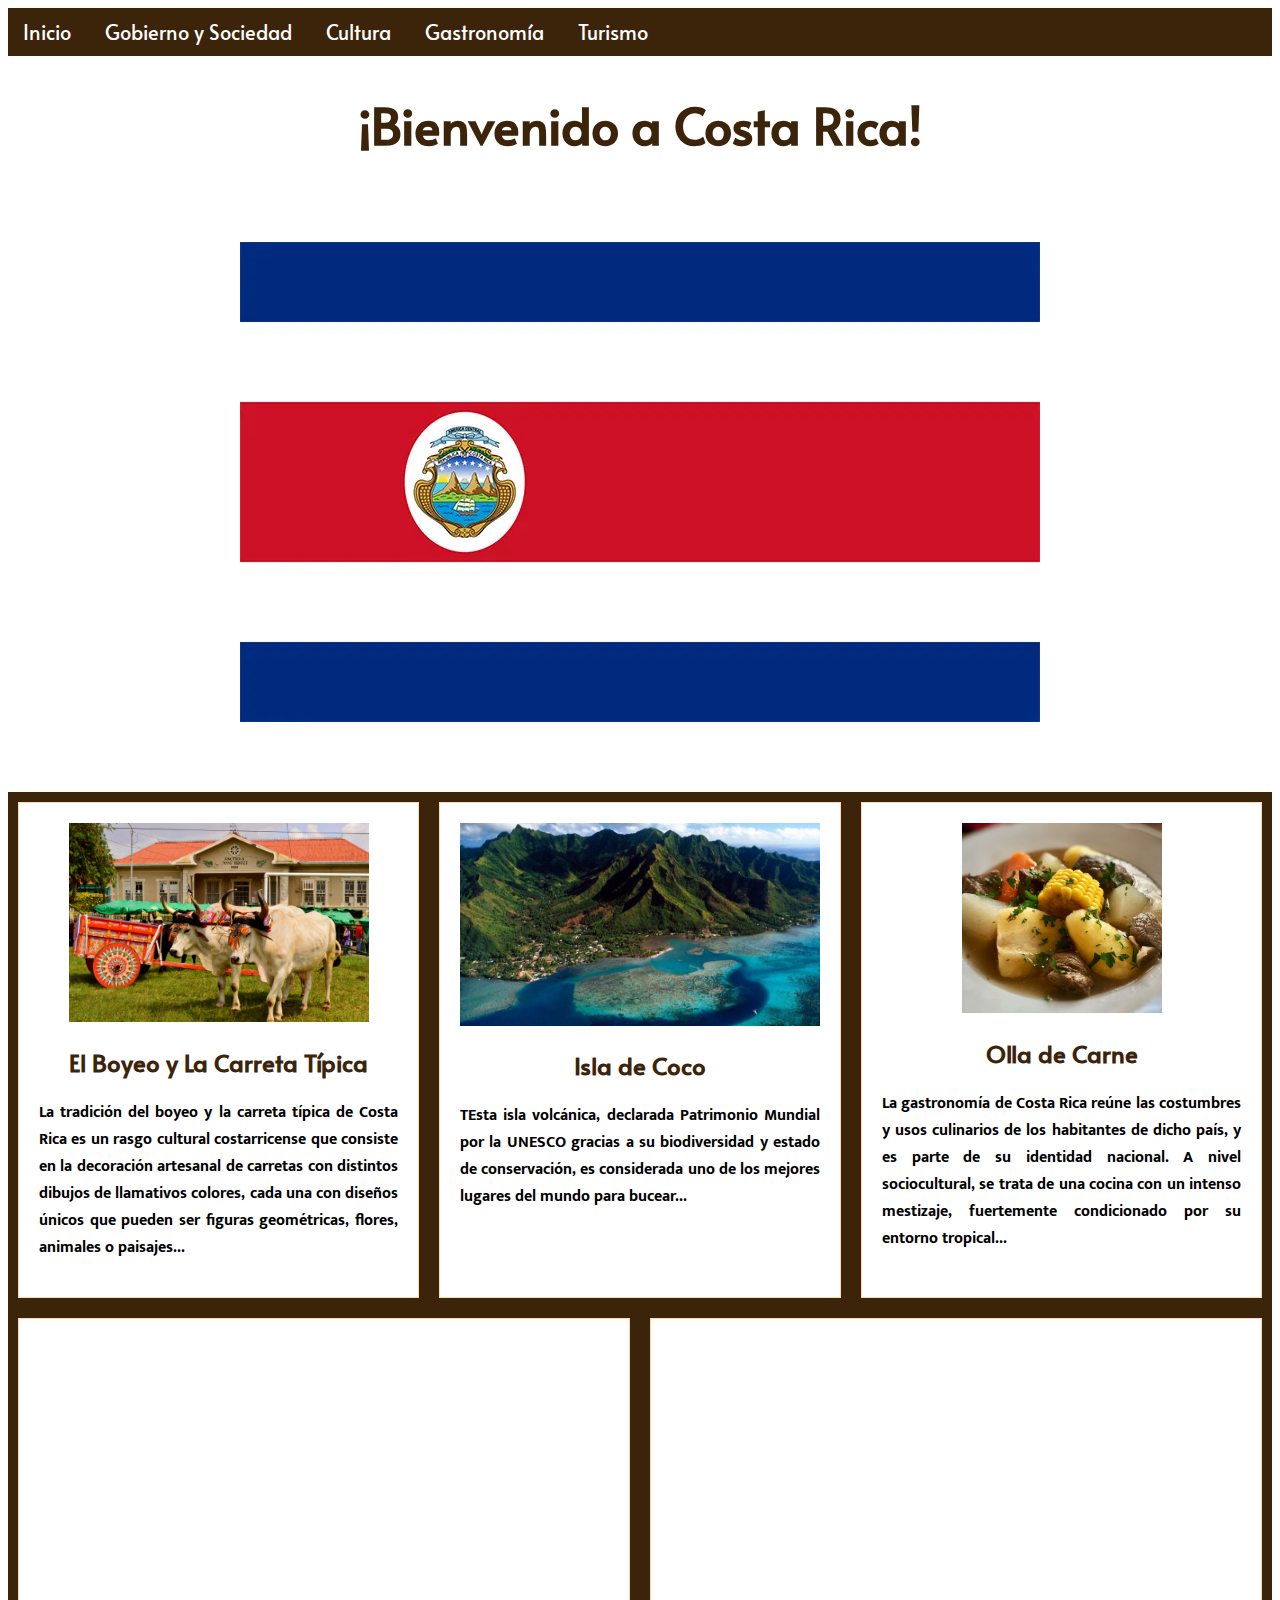
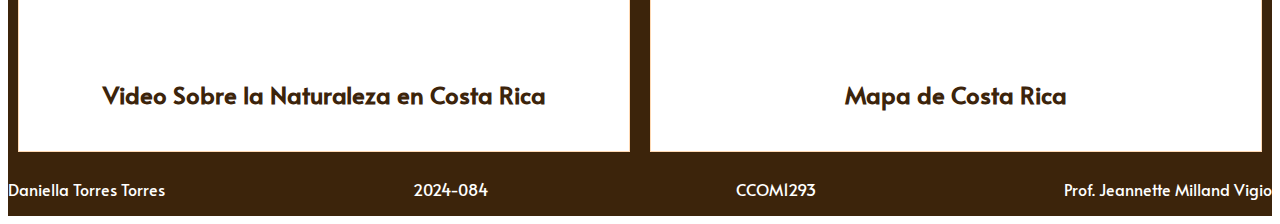
<file: index.html>
<!DOCTYPE html>
<html lang="en">

<head>
    <meta charset="UTF-8">
    <meta name="viewport" content="width=device-width, initial-scale=1.0">
    <title>Costa Rica</title>
    <link rel="stylesheet" href="style.css">
    <link rel="preconnect" href="https://fonts.googleapis.com">
    <link rel="preconnect" href="https://fonts.gstatic.com" crossorigin>
    <link href="https://fonts.googleapis.com/css2?family=Alata&family=Mukta&display=swap " rel="stylesheet">
    <link href="https://fonts.googleapis.com/css2?family=Afacad&display=swap" rel="stylesheet">
</head>

<body>
    <div id="topbar">
        <a href="index.html">Inicio</a>
        <a href="gobierno.html">Gobierno y Sociedad</a>
        <a href="cultura.html">Cultura</a>
        <a href="gastronomia.html">Gastronomía</a>
        <a href="turismo.html">Turismo</a>
    </div>
</body>
<h1>¡Bienvenido a Costa Rica!</h1>

</html>
<div class="hero">
    <img class="imagen-principal" src="Flag-Costa-Rica.png" alt="Foto principal">
</div>

<div class="articulos">
    <div class="articulo">
        <img style="width: 300px;" class="imagen-articulo" src="desfile de boyeros.jpg" alt="Boyeo y Carreta Típica">
        <h2>El Boyeo y La Carreta Típica</h2>
        <div class="texto-articulo">
            <h3>La tradición del boyeo y la carreta típica de Costa Rica es un rasgo cultural costarricense que consiste
                en la decoración artesanal de carretas con distintos dibujos de llamativos colores, cada una con diseños
                únicos que pueden ser figuras geométricas, flores, animales o paisajes...</h3>
        </div>
    </div>
    <div class="articulo">
        <img style="width: 360px;" class="imagen-articulo" src="isla de coco2.jpg" alt="Isla de Coco">
        <h2>Isla de Coco</h2>
        <div class="texto-articulo">
            <h3>TEsta isla volcánica, declarada Patrimonio Mundial por la UNESCO gracias a su biodiversidad y estado de
                conservación, es considerada uno de los mejores lugares del mundo para bucear...</h3>
        </div>
    </div>
    <div class="articulos">
    </div>
    <div class="articulo">
        <img style="width: 200px;" class="imagen-articulo" src="olla de carne.png" alt="Olla de Carne">
        <h2>Olla de Carne</h2>
        <div class="texto-articulo">
            <h3>La gastronomía de Costa Rica reúne las costumbres y usos culinarios de los habitantes de dicho país, y es parte
                de su identidad nacional. A nivel sociocultural, se trata de una cocina con un intenso mestizaje, fuertemente condicionado por su entorno
                tropical...</h3>

        </div>
    </div>
</div>
<div class="articulos">
    <div class="articulo">
        <iframe width="570" height="315" src="https://www.youtube.com/embed/LXb3EKWsInQ?si=xCZe5oWAc3eu6Xm3"
            title="YouTube video player" frameborder="0"
            allow="accelerometer; autoplay; clipboard-write; encrypted-media; gyroscope; picture-in-picture; web-share"
            allowfullscreen></iframe>
        <h2>Video Sobre la Naturaleza en Costa Rica</h2>
    </div>
    <div class="articulo">
        <iframe
            src="https://www.google.com/maps/embed?pb=!1m18!1m12!1m3!1d4042217.153489415!2d-87.45000726207837!3d8.354578649777627!2m3!1f0!2f0!3f0!3m2!1i1024!2i768!4f13.1!3m3!1m2!1s0x8f92e56221acc925%3A0x6254f72535819a2b!2sCosta%20Rica!5e0!3m2!1sen!2spr!4v1699970628391!5m2!1sen!2spr"
            width="570" height="315" style="border:0;" allowfullscreen="" loading="lazy"
            referrerpolicy="no-referrer-when-downgrade"></iframe>
        <h2>Mapa de Costa Rica</h2>
    </div>
</div>

<div class="articulos">
    <div class="texto-footer">
        <p>Daniella Torres Torres</p>
    </div>
    <div class="texto-footer">
        <p>2024-084</p>
    </div>    
    <div class="texto-footer">
        <p>CCOM1293</p>
    </div>
    <div class="texto-footer">
        <p>Prof. Jeannette Milland Vigio</p>
    </div>
</div>
</body>

</html>
</file>
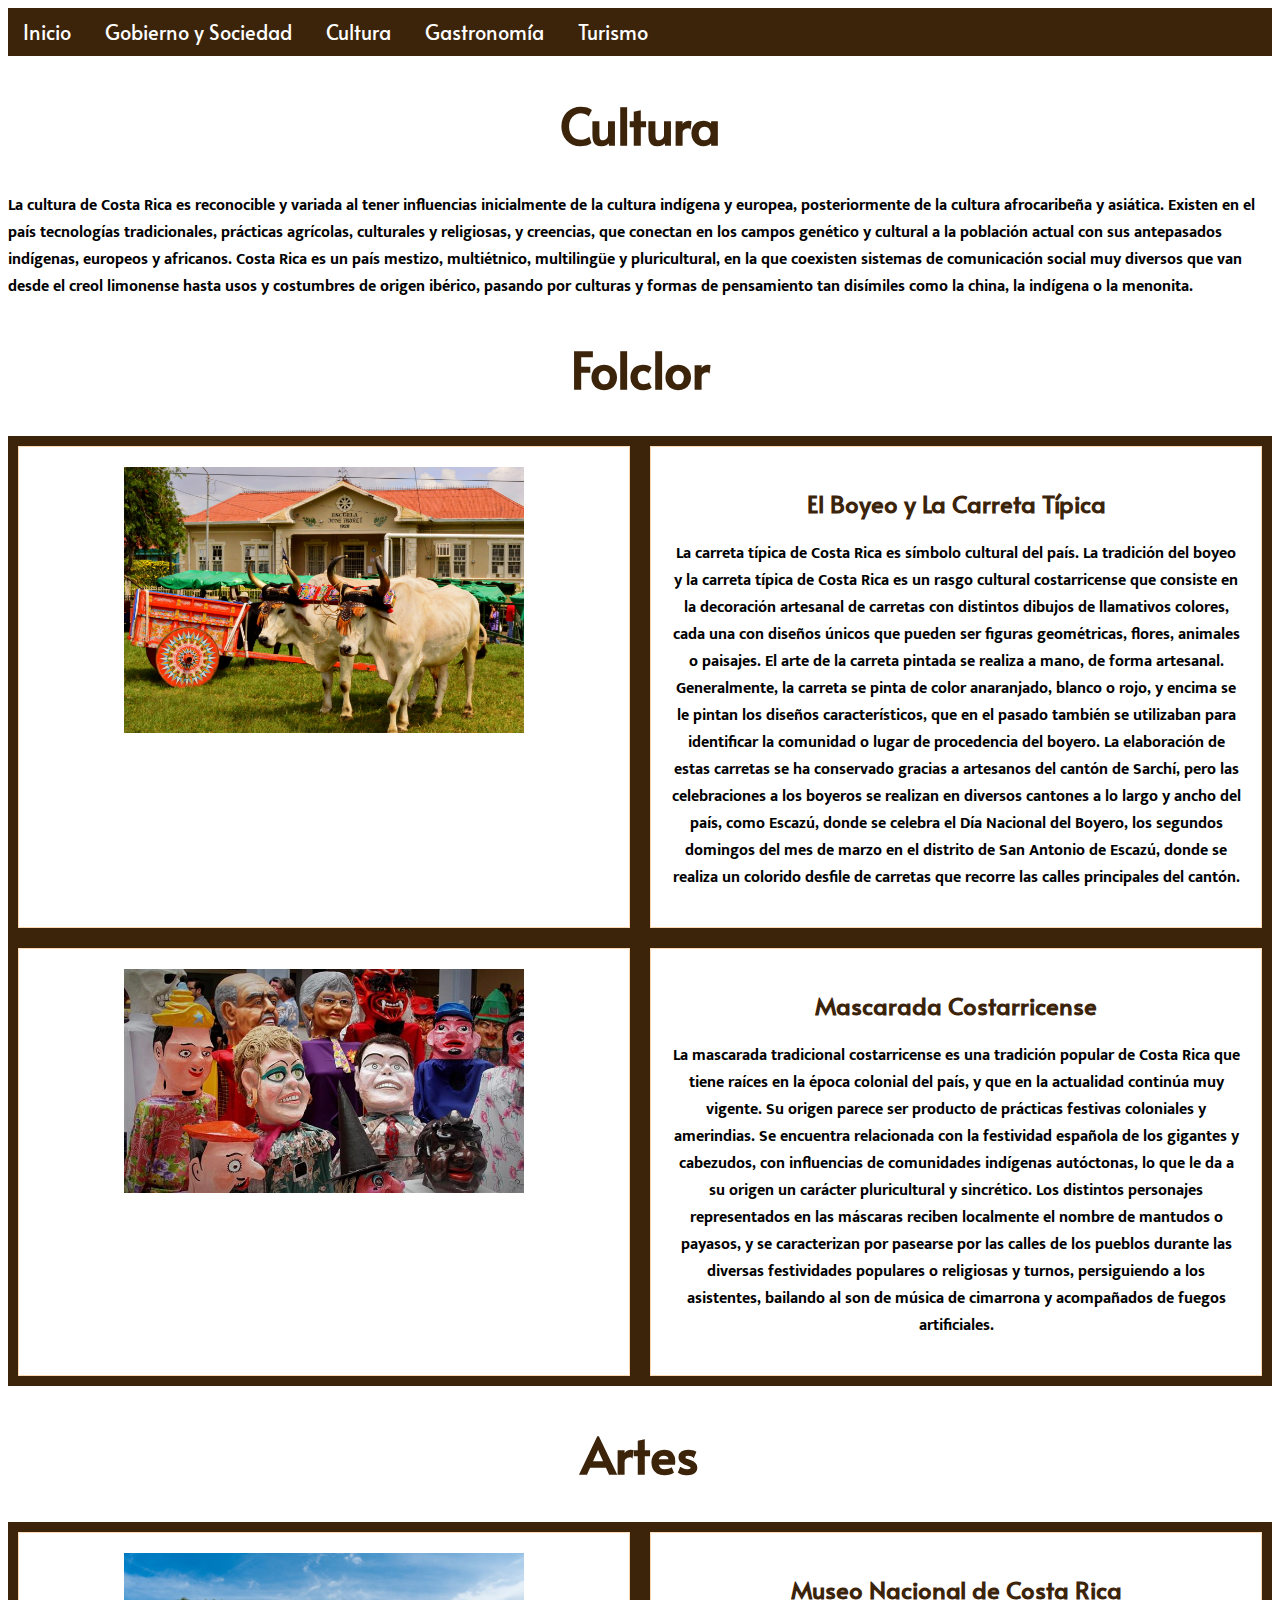
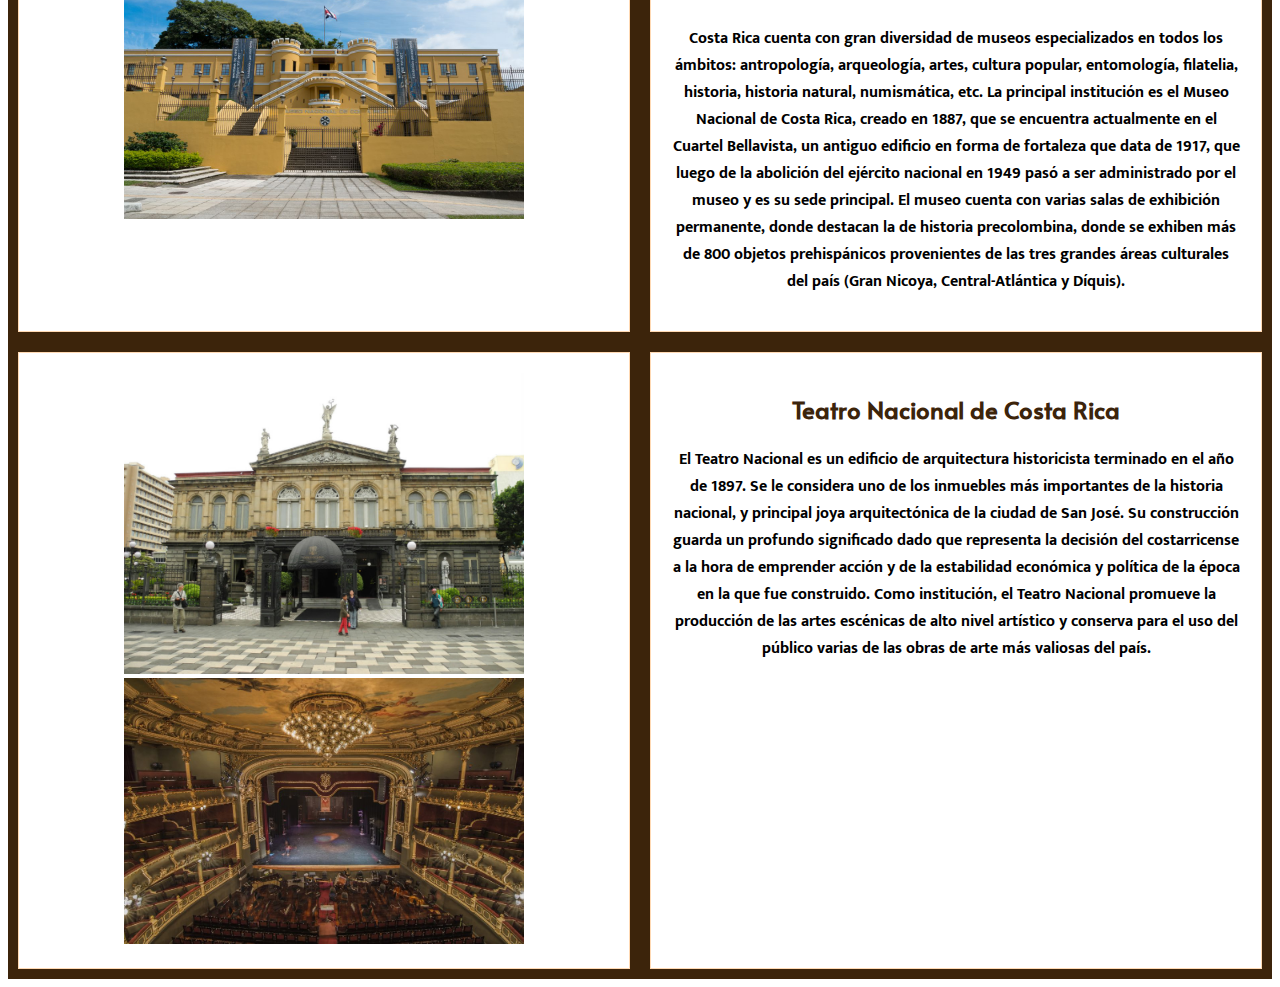
<file: cultura.html>
<!DOCTYPE html>
<html lang="en">

<head>
    <meta charset="UTF-8">
    <meta name="viewport" content="width=device-width, initial-scale=1.0">
    <title>Cultura</title>
    <link rel="stylesheet" href="style.css">
    <link rel="preconnect" href="https://fonts.googleapis.com">
    <link rel="preconnect" href="https://fonts.googleapis.com">
    <link rel="preconnect" href="https://fonts.gstatic.com" crossorigin>
    <link href="https://fonts.googleapis.com/css2?family=Alata&family=Mukta&display=swap" rel="stylesheet">
</head>

<body>
    <div id="topbar">
        <a href="index.html">Inicio</a>
        <a href="gobierno.html">Gobierno y Sociedad</a>
        <a href="cultura.html">Cultura</a>
        <a href="gastronomia.html">Gastronomía</a>
        <a href="turismo.html">Turismo</a>
    </div>

    <h1>Cultura</h1>
    <h3>La cultura de Costa Rica es reconocible y variada al tener influencias inicialmente de la cultura indígena y
        europea,
        posteriormente de la cultura afrocaribeña y asiática. Existen en el país tecnologías tradicionales, prácticas
        agrícolas, culturales y religiosas, y creencias, que conectan en los campos genético y cultural a la población
        actual con sus antepasados indígenas, europeos y africanos. Costa Rica es un país mestizo, multiétnico,
        multilingüe y pluricultural, en la que coexisten sistemas de comunicación social muy diversos que van desde el
        creol limonense hasta usos y costumbres de origen ibérico, pasando por culturas y formas de pensamiento tan
        disímiles como la china, la indígena o la menonita.</h3>
    
        <h1>Folclor</h1>

    <div class="articulos">
        <div class="articulo">
            <img style="width: 400px;" class="boyeo y carreta" src="desfile de boyeros.jpg" alt="Desfile de Boyeros">
        </div>
        <div class="articulo">
            <h2>El Boyeo y La Carreta Típica</h2>
            <h3>La carreta típica de Costa Rica es símbolo cultural del país. La tradición del boyeo y la carreta típica
                de Costa Rica es un rasgo cultural costarricense que consiste en la decoración artesanal de carretas con
                distintos dibujos de llamativos colores, cada una con diseños únicos que pueden ser figuras geométricas, flores,
                animales o paisajes. El arte de la carreta pintada se realiza a mano, de forma artesanal. Generalmente, la
                carreta se pinta de color anaranjado, blanco o rojo, y encima se le pintan los diseños característicos, que en el
                pasado también se utilizaban para identificar la comunidad o lugar de procedencia del boyero. La elaboración de estas
                carretas se ha conservado gracias a artesanos del cantón de Sarchí, pero las celebraciones a los boyeros se realizan
                en diversos cantones a lo largo y ancho del país, como Escazú, donde se celebra el Día Nacional del Boyero,
                los segundos domingos del mes de marzo en el distrito de San Antonio de Escazú, donde se realiza un colorido
                desfile de carretas que recorre las calles principales del cantón.</h3>
        </div>
    </div>
    <div class="articulos">
        <div class="articulo">
            <img style="width: 400px;" class="macarada" src="mascarada.jpg" alt="Mascarada">
        </div>
        <div class="articulo">
            <h2>Mascarada Costarricense</h2>
            <h3>La mascarada tradicional costarricense es una tradición popular de Costa Rica que tiene raíces en la época
                colonial del país, y que en la actualidad continúa muy vigente. Su origen parece ser producto de prácticas
                festivas coloniales y amerindias. Se encuentra relacionada con la festividad española de los gigantes y
                cabezudos, con influencias de comunidades indígenas autóctonas, lo que le da a su origen un carácter
                pluricultural y sincrético. Los distintos personajes representados en las máscaras reciben localmente el nombre
                de mantudos o payasos, y se caracterizan por pasearse por las calles de los pueblos durante las diversas
                festividades populares o religiosas y turnos, persiguiendo a los asistentes, bailando al son de música de
                cimarrona y acompañados de fuegos artificiales.</h3>
        </div>
    </div>

    <h1>Artes</h1>



    <div class="articulos">
        <div class="articulo">
            <img style="width: 400px;" class="museo" src="museo nacional.jpg" alt="Museo Nacional">
        </div>
        <div class="articulo">
            <h2>Museo Nacional de Costa Rica</h2>
            <h3>Costa Rica cuenta con gran diversidad de museos especializados en todos los ámbitos: antropología, arqueología,
                artes, cultura popular, entomología, filatelia, historia, historia natural, numismática, etc. La principal
                institución es el Museo Nacional de Costa Rica, creado en 1887, que se encuentra actualmente en el Cuartel
                Bellavista, un antiguo edificio en forma de fortaleza que data de 1917, que luego de la abolición del ejército
                nacional en 1949 pasó a ser administrado por el museo y es su sede principal. El museo cuenta con varias salas
                de exhibición permanente, donde destacan la de historia precolombina, donde se exhiben más de 800 objetos
                prehispánicos provenientes de las tres grandes áreas culturales del país (Gran Nicoya, Central-Atlántica y
                Díquis).</h3>
        </div>
    </div>

    <div class="articulos">
        <div class="articulo">
            <img style="width: 400px;" class="museo" src="teatro nacional1.jpg" alt="Teatro Nacional">
            <img style="width: 400px;" class="museo" src="teatro nacional.jpg" alt="Interior Teatro Nacional">
        </div>
        <div class="articulo">
            <h2>Teatro Nacional de Costa Rica</h2>
            <h3>El Teatro Nacional es un edificio de arquitectura historicista terminado en el año de 1897. Se le considera uno
                de los inmuebles más importantes de la historia nacional, y principal joya arquitectónica de la ciudad de San
                José. Su construcción guarda un profundo significado dado que representa la decisión del costarricense a la hora
                de emprender acción y de la estabilidad económica y política de la época en la que fue construido. Como
                institución, el Teatro Nacional promueve la producción de las artes escénicas de alto nivel artístico y conserva
                para el uso del público varias de las obras de arte más valiosas del país.</h3>
        </div>
    </div>

</body>
</html>
</file>
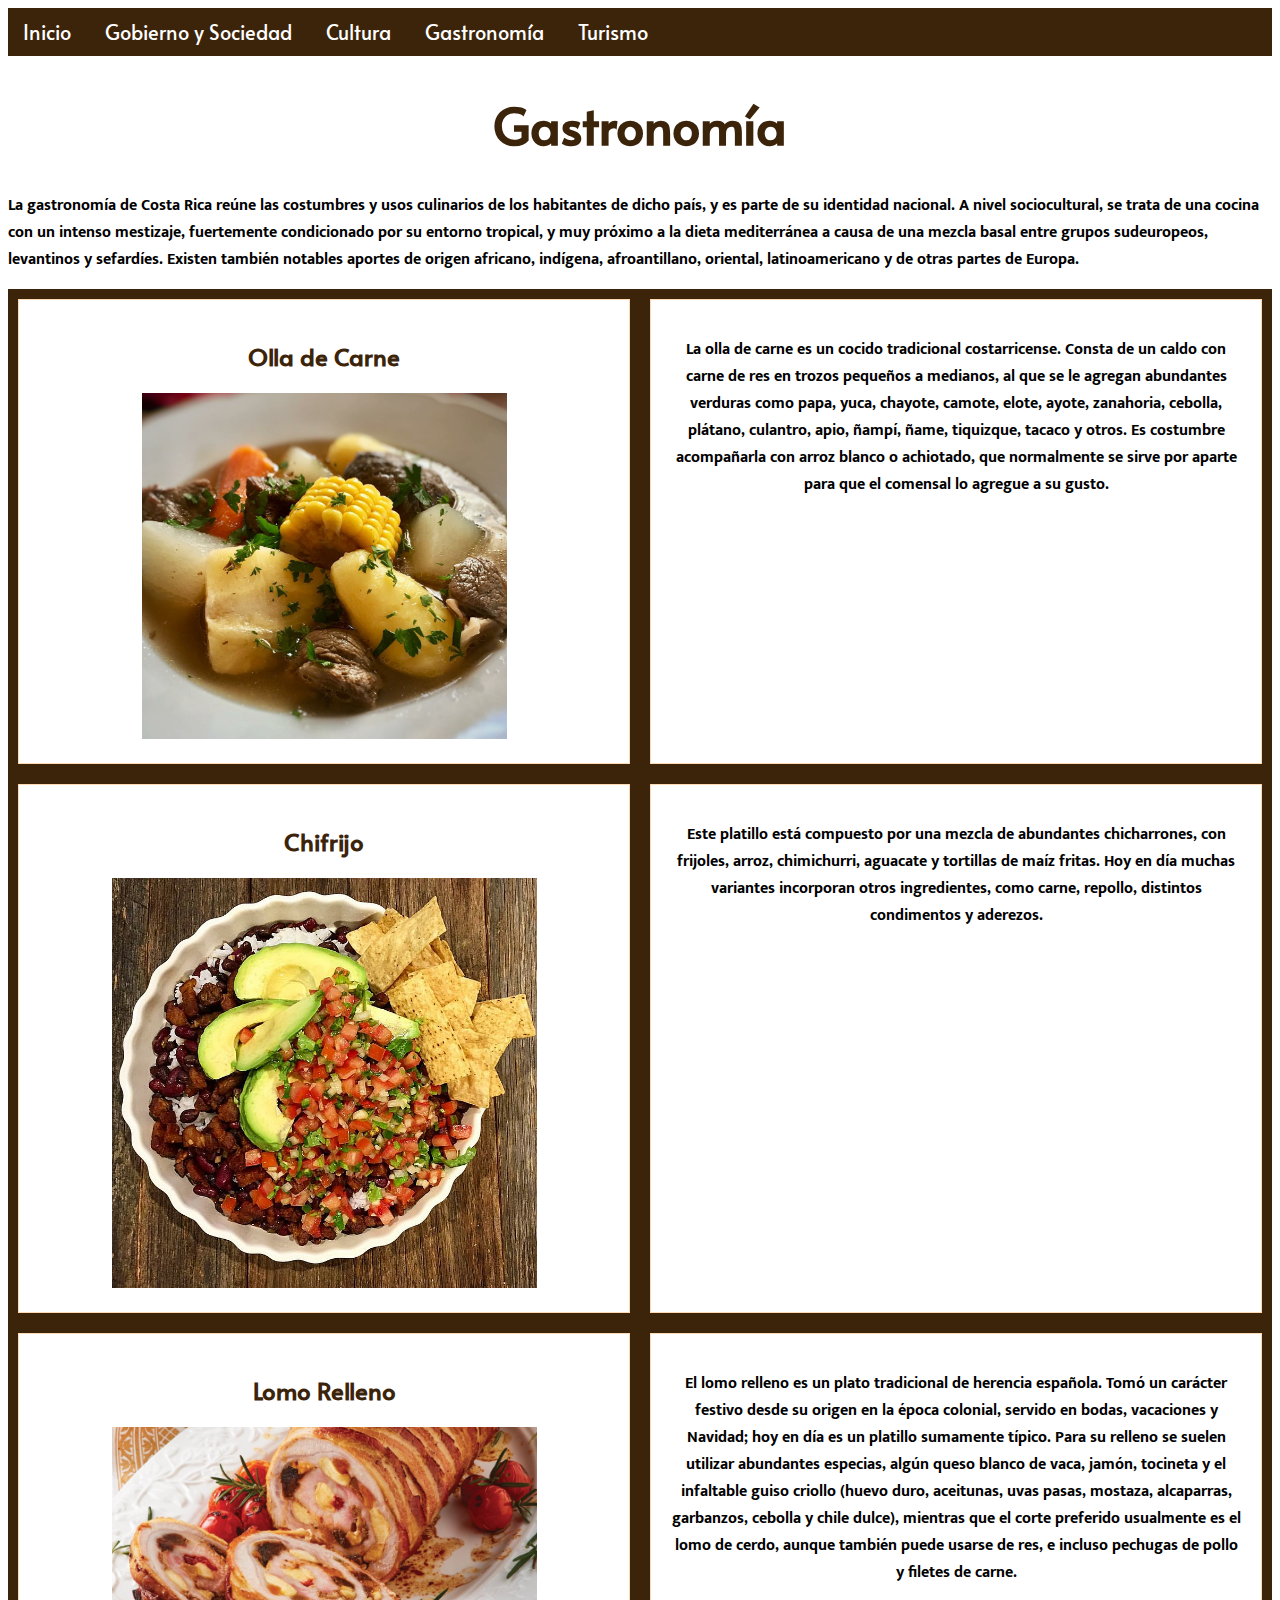
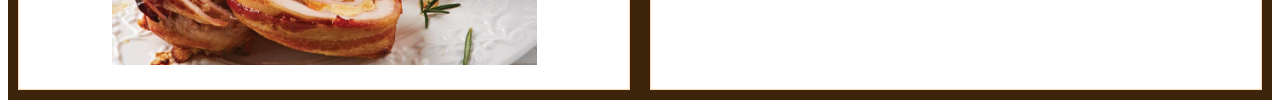
<file: gastronomia.html>
<!DOCTYPE html>
<html lang="en">

<head>
    <meta charset="UTF-8">
    <meta name="viewport" content="width=device-width, initial-scale=1.0">
    <title>Gastronomía</title>
    <link rel="stylesheet" href="style.css">
    <link rel="preconnect" href="https://fonts.googleapis.com">
    <link rel="preconnect" href="https://fonts.googleapis.com">
    <link rel="preconnect" href="https://fonts.gstatic.com" crossorigin>
    <link href="https://fonts.googleapis.com/css2?family=Alata&family=Mukta&display=swap" rel="stylesheet">
    <link href="https://fonts.googleapis.com/css2?family=Afacad&display=swap" rel="stylesheet">
</head>

<body>
    <div id="topbar">
        <a href="index.html">Inicio</a>
        <a href="gobierno.html">Gobierno y Sociedad</a>
        <a href="cultura.html">Cultura</a>
        <a href="gastronomia.html">Gastronomía</a>
        <a href="turismo.html">Turismo</a>
    </div>

    <h1>Gastronomía</h1>
    <h3>La gastronomía de Costa Rica reúne las costumbres y usos culinarios de los habitantes de dicho país, y es parte
        de su identidad nacional. A nivel sociocultural, se trata de una cocina con un intenso mestizaje, fuertemente condicionado por su entorno
        tropical, y muy próximo a la dieta mediterránea a causa de una mezcla basal entre grupos sudeuropeos, levantinos
        y sefardíes. Existen también notables aportes de origen africano, indígena, afroantillano, oriental,
        latinoamericano y de otras partes de Europa.</h3>
    <div class="articulos">
        <div class="articulo">
            <h2>Olla de Carne</h2>
            <img style="width: 365px;" class="olla de carne" src="olla de carne.png" alt="Olla de Carne">
        </div>
        <div class="articulo">
            <h3>La olla de carne es un cocido tradicional costarricense. Consta de un caldo con carne de res en trozos
                pequeños a medianos, al que se le agregan abundantes verduras como papa, yuca, chayote, camote, elote,
                ayote, zanahoria, cebolla, plátano, culantro, apio, ñampí, ñame, tiquizque, tacaco y otros. Es costumbre
                acompañarla con arroz blanco o achiotado, que normalmente se sirve por aparte para que el comensal lo
                agregue a su gusto.</h3>
        </div>
    </div>
    <div class="articulos">
        <div class="articulo">
            <h2>Chifrijo</h2>
            <img style="width: 425px;" class="Chifrijo" src="chifrijo.jpg" alt="Chifrijo">
        </div>
        <div class="articulo">
            <h3>Este platillo está compuesto por una mezcla de abundantes chicharrones, con frijoles, arroz, chimichurri,
                aguacate y tortillas de maíz fritas. Hoy en día muchas variantes incorporan otros ingredientes, como
                carne,
                repollo, distintos condimentos y aderezos.</h3>
        </div>
    </div>
    <div class="articulos">
        <div class="articulo">
            <h2>Lomo Relleno</h2>
            <img style="width: 425px;" class="lomo-relleno-navideno" src="lomo-relleno-navideno.jpg" alt="Lomo Relleno">
        </div>
        <div class="articulo">
            <h3>El lomo relleno es un plato tradicional de herencia española. Tomó un carácter festivo desde su origen en
                la época colonial, servido en bodas, vacaciones y Navidad; hoy en día es un platillo sumamente típico.
                Para
                su relleno se suelen utilizar abundantes especias, algún queso blanco de vaca, jamón, tocineta y el
                infaltable guiso criollo (huevo duro, aceitunas, uvas pasas, mostaza, alcaparras, garbanzos, cebolla y
                chile
                dulce), mientras que el corte preferido usualmente es el lomo de cerdo, aunque también puede usarse de
                res, e
                incluso pechugas de pollo y filetes de carne.</h3>
        </div>
    </div>
</body>

</html>
</file>
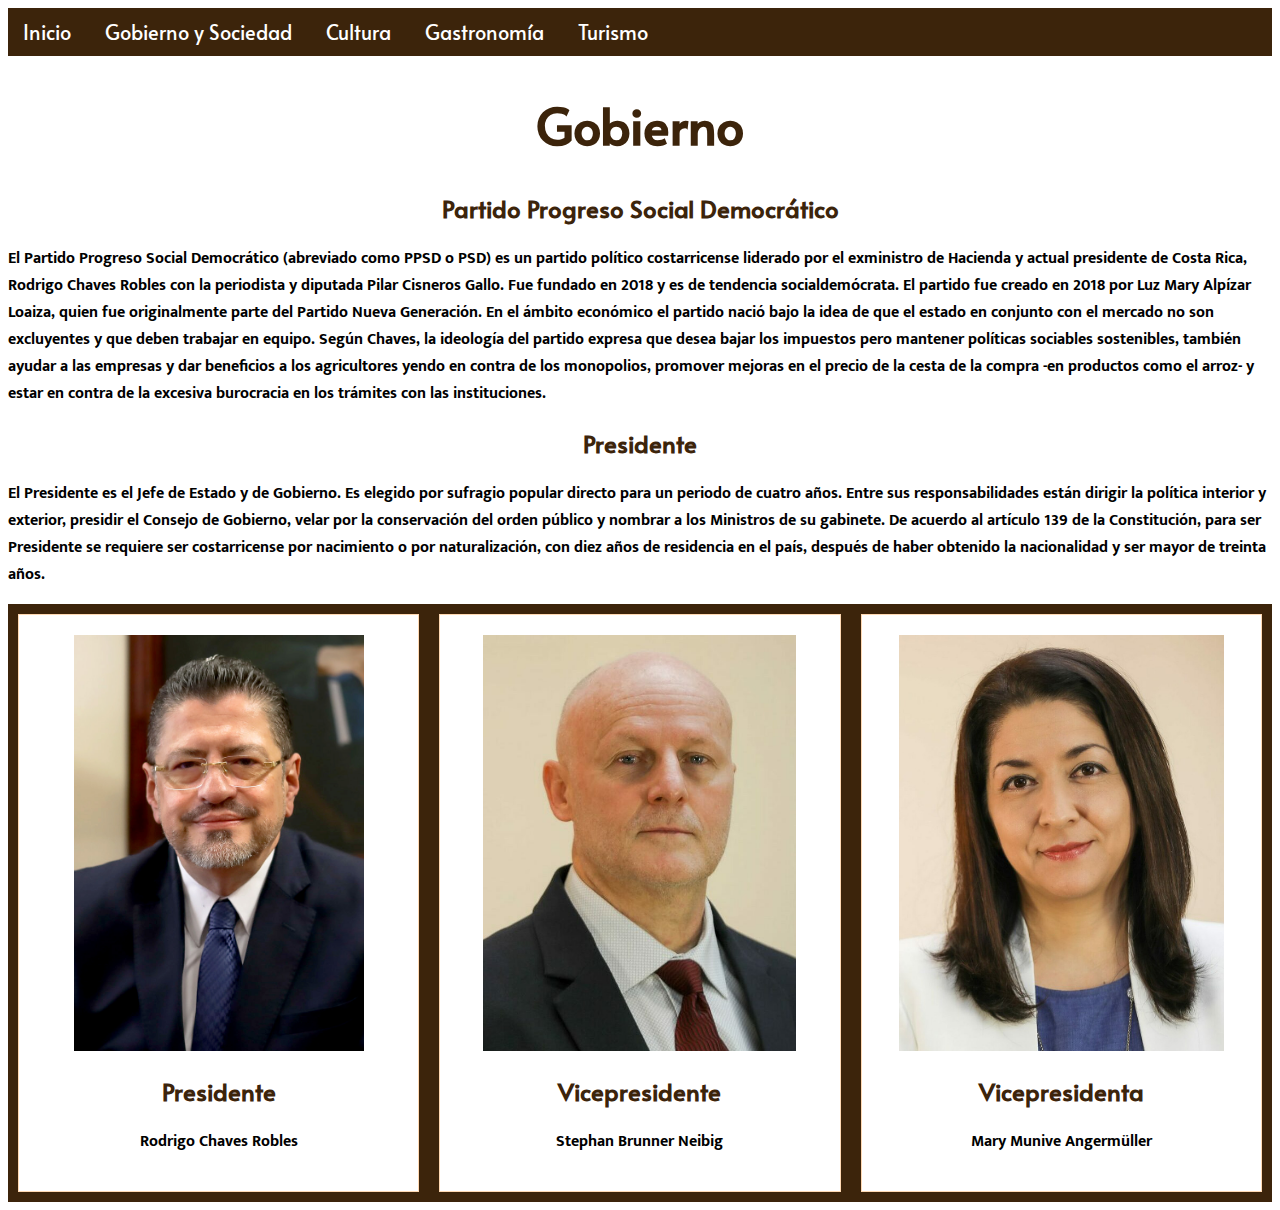
<file: gobierno.html>
<!DOCTYPE html>
<html lang="en">

<head>
    <meta charset="UTF-8">
    <meta name="viewport" content="width=device-width, initial-scale=1.0">
    <title>Gobierno y Sociedad</title>
    <link rel="stylesheet" href="style.css">
    <link rel="preconnect" href="https://fonts.googleapis.com">
    <link rel="preconnect" href="https://fonts.gstatic.com" crossorigin>
    <link href="https://fonts.googleapis.com/css2?family=Alata&family=Mukta&display=swap" rel="stylesheet">
    <link href="https://fonts.googleapis.com/css2?family=Afacad&display=swap" rel="stylesheet">
</head>

<body>
    <div id="topbar">
        <a href="index.html">Inicio</a>
        <a href="gobierno.html">Gobierno y Sociedad</a>
        <a href="cultura.html">Cultura</a>
        <a href="gastronomia.html">Gastronomía</a>
        <a href="turismo.html">Turismo</a>
    </div>

    <h1>Gobierno</h1>

    <h2>Partido Progreso Social Democrático</h2>
    <h3>El Partido Progreso Social Democrático (abreviado como PPSD o PSD) es un partido político costarricense liderado
        por
        el exministro de Hacienda y actual presidente de Costa Rica, Rodrigo Chaves Robles con la periodista y diputada
        Pilar Cisneros Gallo. Fue fundado en 2018 y es de tendencia socialdemócrata. El partido fue creado en 2018 por
        Luz
        Mary Alpízar Loaiza, quien fue originalmente parte del Partido Nueva Generación.​ En el ámbito económico el
        partido
        nació bajo la idea de que el estado en conjunto con el mercado no son excluyentes y que deben trabajar en
        equipo.
        Según Chaves, la ideología del partido expresa que desea bajar los impuestos pero mantener políticas sociables
        sostenibles, también ayudar a las empresas y dar beneficios a los agricultores yendo en contra de los
        monopolios,
        promover mejoras en el precio de la cesta de la compra -en productos como el arroz- y estar en contra de la
        excesiva
        burocracia en los trámites con las instituciones.</h3>
    <h2>Presidente</h2>
    <h3>El Presidente es el Jefe de Estado y de Gobierno. Es elegido por sufragio popular directo para un periodo de
        cuatro años. Entre sus responsabilidades están dirigir la política interior y exterior, presidir el Consejo de
        Gobierno, velar por la conservación del orden público y nombrar a los Ministros de su gabinete.

        De acuerdo al artículo 139 de la Constitución, para ser Presidente se requiere ser costarricense por nacimiento
        o por naturalización, con diez años de residencia en el país, después de haber obtenido la nacionalidad y ser
        mayor de treinta años.</h3>

    <body>
        <div class="articulos">
            <div class="articulo">
                <img style="width: 290px;" class="presidente-costa-rica" src="presidente costa rica1.jpg"
                    alt="Presidente Costa Rica">
                <h2>Presidente</h2>
                <h3>Rodrigo Chaves Robles</h3>
            </div>
            <div class="articulo">
                <img style="width: 313px;" class="vicepresidente1" src="vicepresidente1 costa rica.jpg"
                    alt="Vicepresidente Costa Rica">
                <h2>Vicepresidente</h2>
                <h3>Stephan Brunner Neibig</h3>
            </div>
            <div class="articulo">
                <img style="width: 325px;" class="vicepresidente2" src="vicepresidente2 costa rica.jpg"
                    alt="Vicepresidenta Costa Rica">
                <h2>Vicepresidenta</h2>
                <h3>Mary Munive Angermüller</h3>
            </div>
        </div>
    </body>
</body>

</html>
</file>
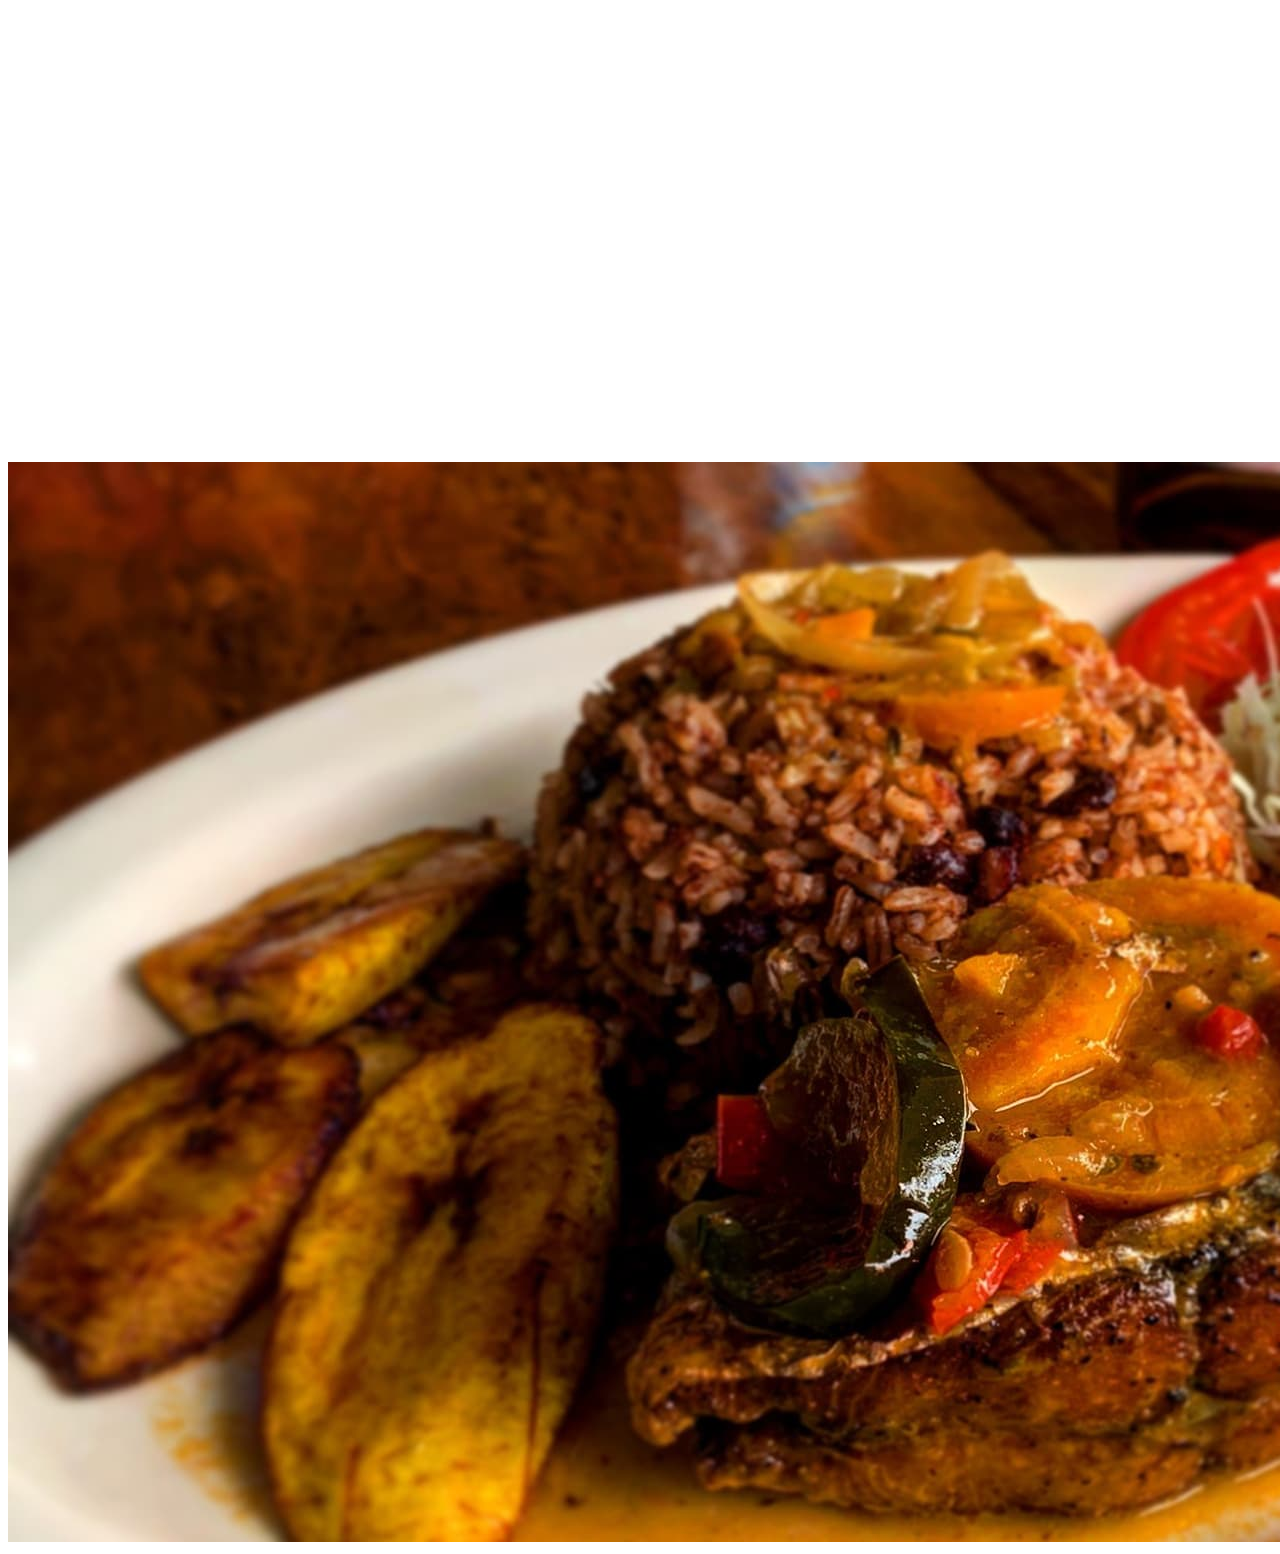
<file: practica.html>
<!DOCTYPE html>
<html lang="en">
<head>
    <meta charset="UTF-8">
    <meta name="viewport" content="width=device-width, initial-scale=1.0">
    <title>Document</title>
</head>
<body>
    <iframe src="https://www.google.com/maps/embed?pb=!1m18!1m12!1m3!1d4042217.153489415!2d-87.45000726207837!3d8.354578649777627!2m3!1f0!2f0!3f0!3m2!1i1024!2i768!4f13.1!3m3!1m2!1s0x8f92e56221acc925%3A0x6254f72535819a2b!2sCosta%20Rica!5e0!3m2!1sen!2spr!4v1697550059274!5m2!1sen!2spr" width="600" height="450" style="border:0;" allowfullscreen="" loading="lazy" referrerpolicy="no-referrer-when-downgrade"></iframe>    
    <iframe width="560" height="315" src="https://www.youtube.com/embed/QXt21aGi_nQ?si=OKw9PmjqU0UGAeoq" title="YouTube video player" frameborder="0" allow="accelerometer; autoplay; clipboard-write; encrypted-media; gyroscope; picture-in-picture; web-share" allowfullscreen></iframe>
    <img src="comida costa rica.jpg" alt="Comida">

</body>
</html>
</file>
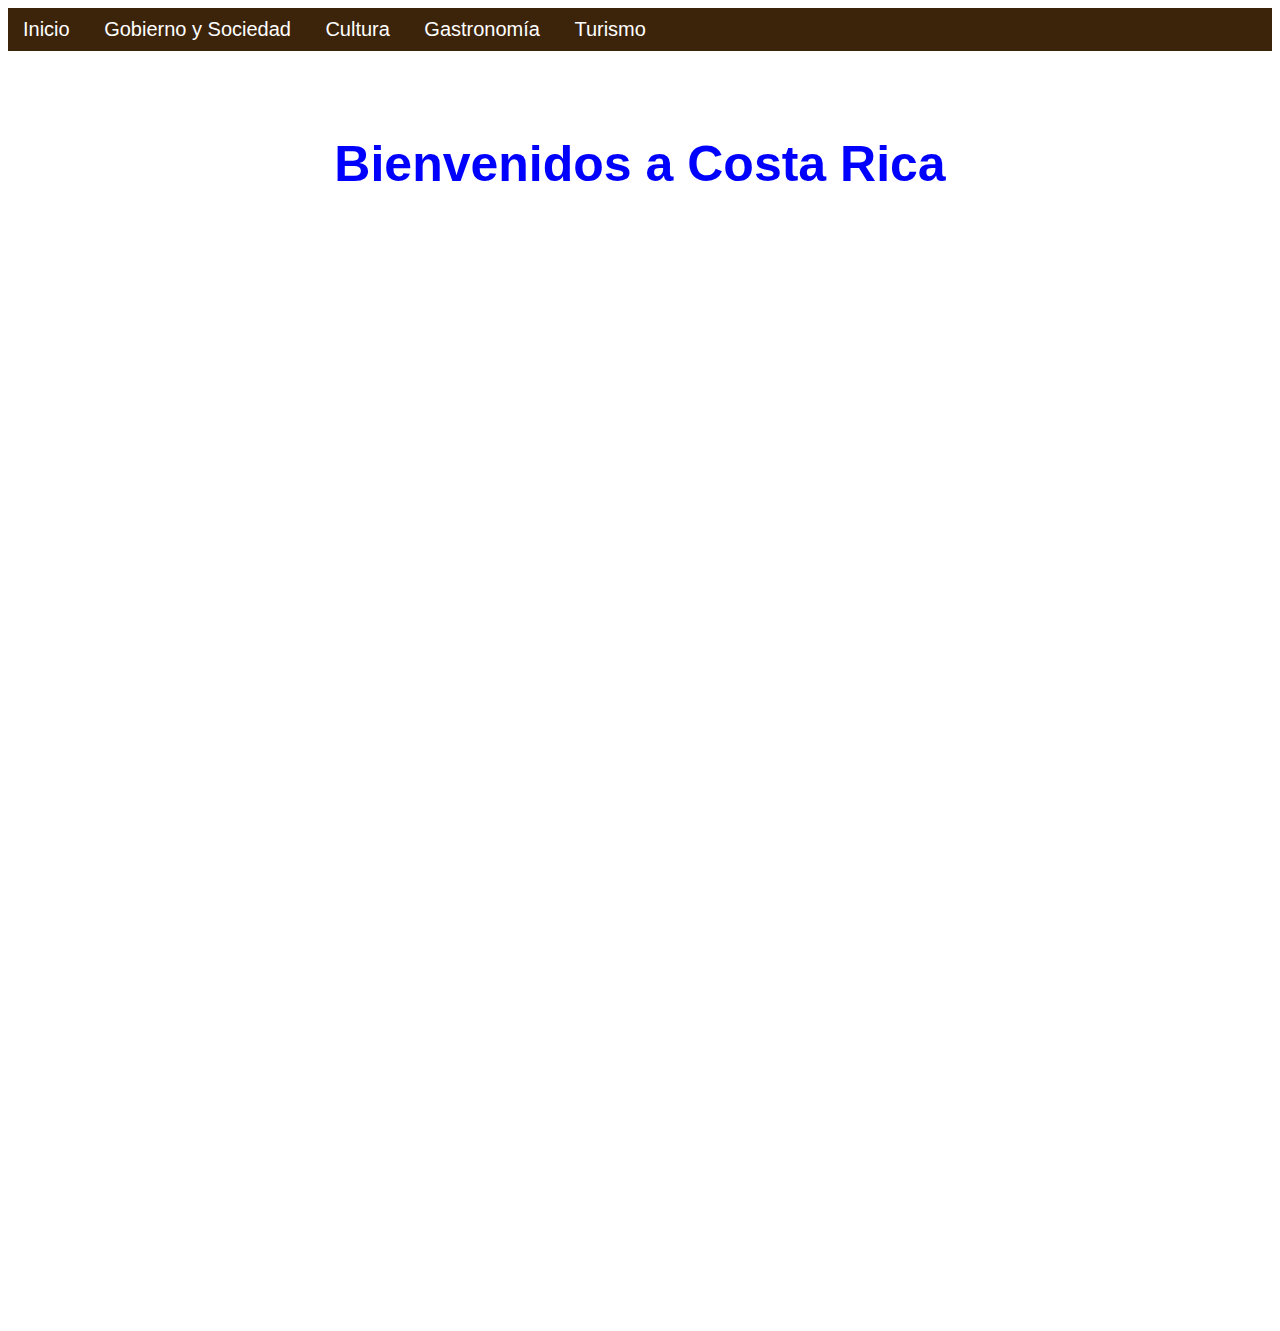
<file: practica3.html>
<!DOCTYPE html>
<html lang="en">
<head>
    <meta charset="UTF-8">
    <meta name="viewport" content="width=device-width, initial-scale=1.0">
    <title>Document</title>
    <link rel="stylesheet" href="style.css">
</head>
<body>
    <div id="topbar">
        <a href="index.html">Inicio</a>
        <a href="gobierno.html">Gobierno y Sociedad</a>
        <a href="cultura.html">Cultura</a>
        <a href="gastronomia.html">Gastronomía</a>
        <a href="turismo.html">Turismo</a>
    </div>
    <div class="hero">
    <h1>Bienvenidos a Costa Rica</h1>
    </div>
    <div class="articulos">

    </div>
    <div class="articulos">

    </div>
    <div class="hero">

    </div>
    <div class="texto-col">

    </div>
    <div id="footer">

    </div>
</body>
</html>
</file>
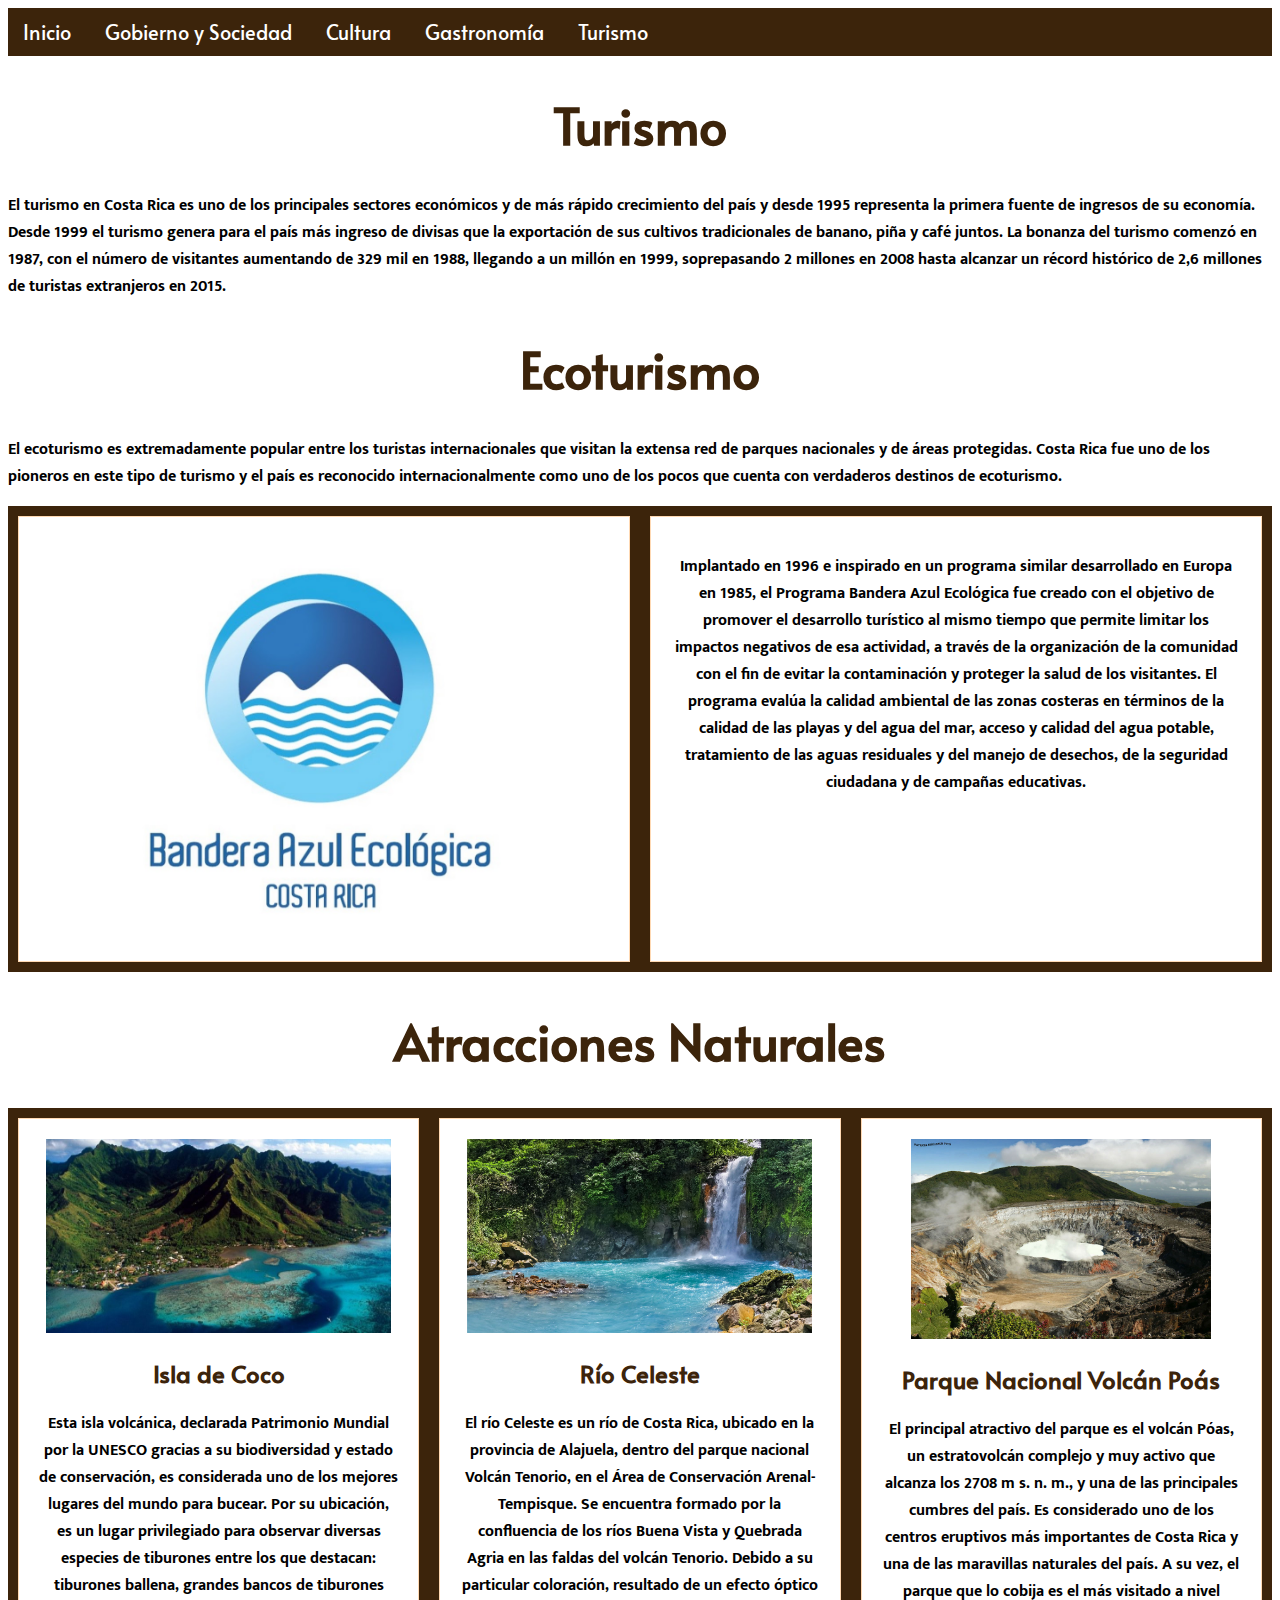
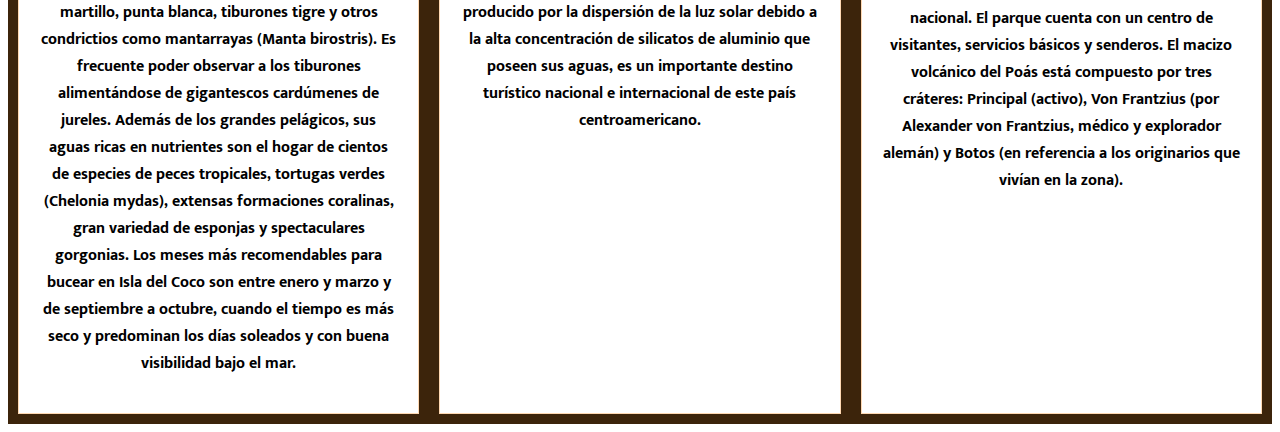
<file: turismo.html>
<!DOCTYPE html>
<html lang="en">

<head>
    <meta charset="UTF-8">
    <meta name="viewport" content="width=device-width, initial-scale=1.0">
    <title>Turismo</title>
    <link rel="stylesheet" href="style.css">
    <link rel="preconnect" href="https://fonts.googleapis.com">
    <link rel="preconnect" href="https://fonts.googleapis.com">
    <link rel="preconnect" href="https://fonts.gstatic.com" crossorigin>
    <link href="https://fonts.googleapis.com/css2?family=Alata&family=Mukta&display=swap" rel="stylesheet">
    <link href="https://fonts.googleapis.com/css2?family=Afacad&display=swap" rel="stylesheet">
</head>

<body>
    <div id="topbar">
        <a href="index.html">Inicio</a>
        <a href="gobierno.html">Gobierno y Sociedad</a>
        <a href="cultura.html">Cultura</a>
        <a href="gastronomia.html">Gastronomía</a>
        <a href="turismo.html">Turismo</a>
    </div>
    <h1>Turismo</h1>
    <h3>El turismo en Costa Rica es uno de los principales sectores económicos y de más rápido crecimiento del país y
        desde 1995 representa la primera fuente de ingresos de su economía. Desde 1999 el turismo genera para el
        país más ingreso de divisas que la exportación de sus cultivos tradicionales de banano, piña y café juntos. La
        bonanza del turismo comenzó en 1987, con el número de visitantes aumentando de 329 mil en 1988, llegando a un
        millón en 1999, soprepasando 2 millones en 2008 hasta alcanzar un récord histórico de 2,6 millones de turistas
        extranjeros en 2015.</h3>
    <h1>Ecoturismo</h1>
    <h3>El ecoturismo es extremadamente popular entre los turistas internacionales que visitan la extensa red de parques
        nacionales y de áreas protegidas. Costa Rica fue uno de los pioneros en este tipo de turismo y el país es
        reconocido internacionalmente como uno de los pocos que cuenta con verdaderos destinos de ecoturismo.</h3>

    <div class="articulos">
        <div class="articulo">
            <img style="width: 400px;" class="bandera azul" src="bae.jpg" alt="Programa Bandera Azul">
        </div>
        <div class="articulo">
            <h3>Implantado en 1996 e inspirado en un programa similar desarrollado en Europa en 1985, el Programa Bandera
                Azul Ecológica fue creado con el objetivo de promover el desarrollo turístico al mismo tiempo que permite
                limitar los impactos negativos de esa actividad, a través de la organización de la comunidad con el fin de evitar la
                contaminación y proteger la salud de los visitantes. El programa evalúa la calidad ambiental de las
                zonas costeras en términos de la calidad de las playas y del agua del mar, acceso y calidad del agua potable,
                tratamiento de las aguas residuales y del manejo de desechos, de la seguridad ciudadana y de campañas
                educativas.</h3>
        </div>
    </div>
    <h1>Atracciones Naturales</h1>
    <div class="articulos">
        <div class="articulo">
            <img style="width: 345px;" class="isla de coco" src="isla de coco2.jpg" alt="Isla de Coco">
            <h2>Isla de Coco</h2>
            <h3>Esta isla volcánica, declarada Patrimonio Mundial por la UNESCO gracias a su biodiversidad y estado de
                conservación, es considerada uno de los mejores lugares del mundo para bucear. Por su ubicación, es un
                lugar privilegiado para observar diversas especies de tiburones entre los que destacan:
                tiburones ballena, grandes bancos de tiburones martillo, punta blanca, tiburones tigre y otros
                condrictios como mantarrayas (Manta birostris). Es frecuente poder observar a los tiburones alimentándose de gigantescos
                cardúmenes de jureles. Además de los grandes pelágicos, sus aguas ricas en nutrientes son el hogar de
                cientos de especies de peces tropicales, tortugas verdes (Chelonia mydas), extensas formaciones coralinas, gran
                variedad de esponjas y spectaculares gorgonias. Los meses más recomendables para bucear en Isla del Coco son entre
                enero y marzo y de septiembre a octubre, cuando el tiempo es más seco y predominan los días soleados y con buena
                visibilidad bajo el mar.</h3>
        </div>
        <div class="articulo">
            <img style="width: 345px;" class="río celeste" src="rio celeste.jpg" alt="Río Celeste">
            <h2>Río Celeste</h2>
            <h3>El río Celeste es un río de Costa Rica, ubicado en la provincia de Alajuela, dentro del parque nacional
                Volcán Tenorio, en el Área de Conservación Arenal-Tempisque. Se encuentra formado por la confluencia de los
                ríos Buena Vista y Quebrada Agria en las faldas del volcán Tenorio. Debido a su particular coloración, resultado de
                un efecto óptico producido por la dispersión de la luz solar debido a la alta concentración de silicatos de
                aluminio que poseen sus aguas, es un importante destino turístico nacional e internacional de este país
                centroamericano.</h3>
        </div>
        <div class="articulo">
            <img style="width: 300px;" class="volcán poás" src="volcan poas.jpg" alt="Parque Nacional Volcán Poás">
            <h2>Parque Nacional Volcán Poás</h2>
            <h3>El principal atractivo del parque es el volcán Póas, un estratovolcán complejo y muy activo que alcanza
                los 2708 m s. n. m., y una de las principales cumbres del país. Es considerado uno de los centros eruptivos más
                importantes de Costa Rica y una de las maravillas naturales del país. A su vez, el parque que lo cobija
                es el más visitado a nivel nacional. El parque cuenta con un centro de visitantes, servicios básicos y
                senderos. El macizo volcánico del Poás está compuesto por tres cráteres: Principal (activo), Von Frantzius (por
                Alexander von Frantzius, médico y explorador alemán) y Botos (en referencia a los originarios que vivían en la
                zona).</h3>
        </div>
    </div>
</body>

</html>
</file>
<file: style.css>
/* Estilo para la barra de navegación (topbar) */
#topbar {
   background-color: #3c240b;
   color: bisque;
   padding: 10px 0;
   font-family: 'Alata', sans-serif;
}

/* Estilo para los elementos de la barra de navegación */
#topbar a {
   color: white;
   /* Color del texto de los enlaces */
   text-decoration: none;
   /* Elimina el subrayado predeterminado de los
    
    enlaces */

   margin: 0 15px;
   /* Espaciado horizontal entre elementos */
   font-size: 20px;
}

/* Cambiar el color de los enlaces cuando se les pasa el mouse */
#topbar a:hover {
   color: #FFD9B3;
   /* Cambia el color del texto cuando se pasa el mouse */
}

.hero {
   height: 500px;
   text-align: center;
   padding: 50px 0;
}

.hero h1 {
   color: blue;
}

h1 {
   font-family: 'Alata', sans-serif;
   font-size: 50px;
   text-align: center;
   color: #3c240b;
}

/* Estilo para la sección de artículos */
.articulos {
   display: flex;
   justify-content: space-between;
   background-color: #FFD9B3;
}

/* Estilo para cada artículo */
.articulo {
   flex: 1;
   background-color: white;
   border: 1px solid #FFD9B3;
   padding: 20px;
   margin: 10px;
   text-align: center;
}

/* Estilo para las imágenes en los artículos */
.imagen-articulo {
   width: 100px;
   height: auto;
}

/* Estilo para el espacio de texto justificado */
.texto-articulo {
   text-align: justify;

}

/* Estilo para el espacio de texto justificado */
.texto-footer {
   text-align: justify;
   font-family: 'Alata', sans-serif;
   display: flex;
   color: white;
}

.articulos {
   background-color: #3c240b;
}

.texto-col {
   font-family: 'Mukta', sans-serif;
   font-size: 20px;
   column-count: 3;
   text-indent: 50px;
   letter-spacing: 2px;
   line-height: 2;
   margin: 40px;
   text-align: left;
   column-gap: 60px;
}

h2 {
   font-family: 'Alata', sans-serif;
   text-align: center;
   color: #3c240b;
}

h3 {
   font-family: 'Mukta', sans-serif;
   font-size: medium;
}
</file>
